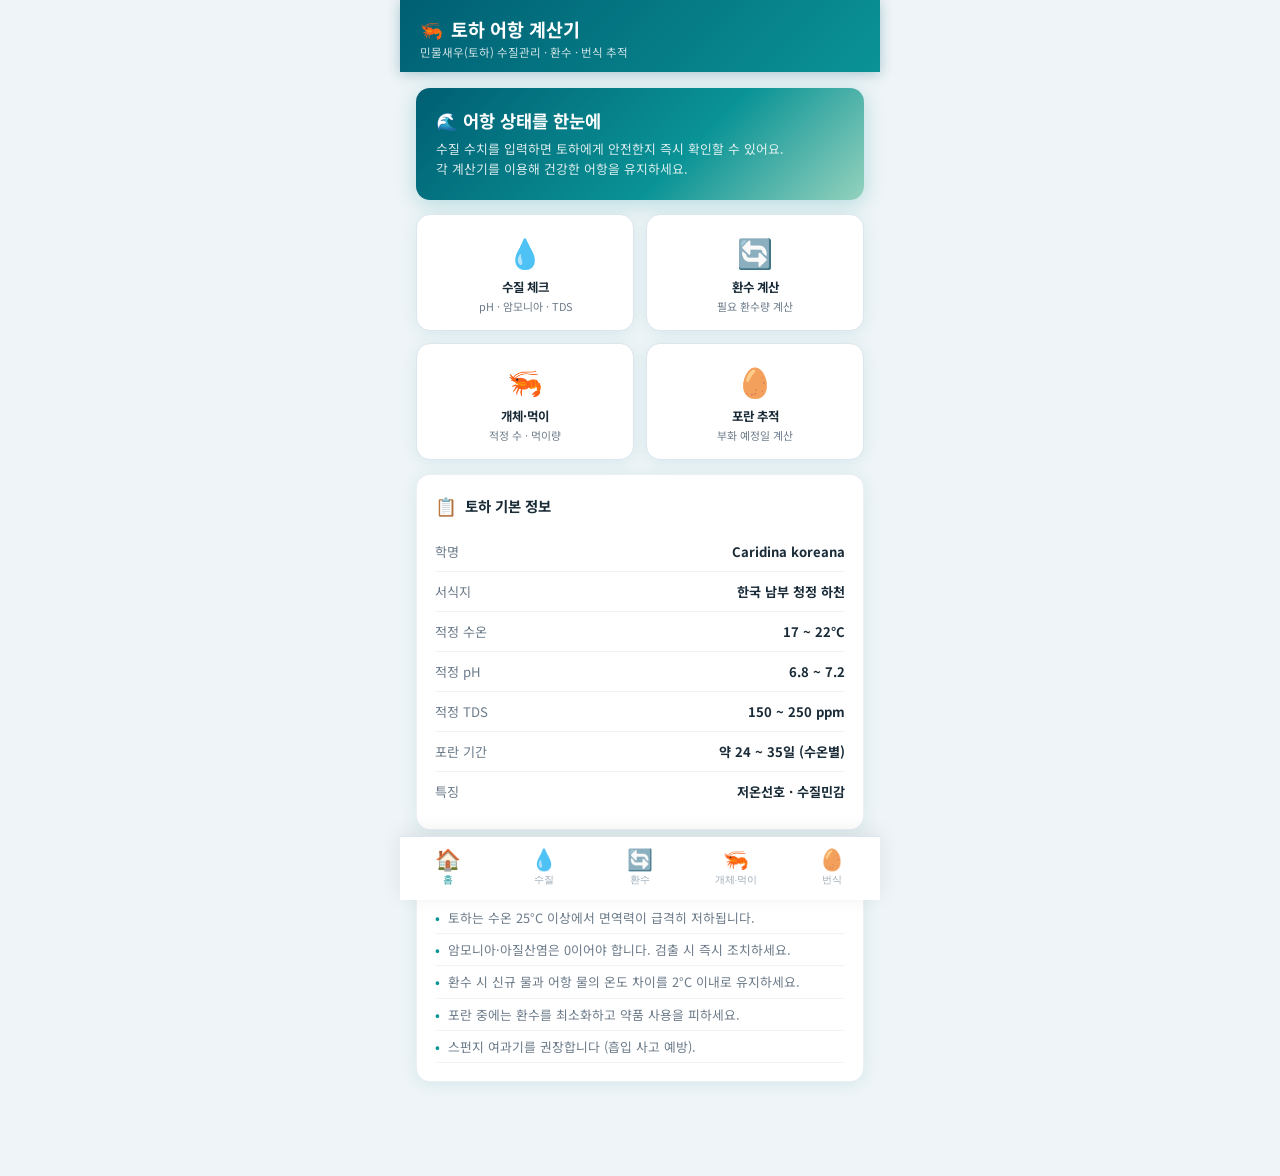
<file: index.html>
<!DOCTYPE html>
<html lang="ko">
<head>
  <meta charset="UTF-8">
  <meta name="viewport" content="width=device-width, initial-scale=1.0, viewport-fit=cover">
  <title>토하 어항 계산기</title>
  <link rel="stylesheet" href="style.css">
</head>
<body>

<!-- ─── HEADER ─────────────────────────────────────────────────────────────── -->
<header class="app-header">
  <h1><span>🦐</span> 토하 어항 계산기</h1>
  <div class="subtitle">민물새우(토하) 수질관리 · 환수 · 번식 추적</div>
</header>

<!-- ─── HOME PAGE ──────────────────────────────────────────────────────────── -->
<section id="home" class="page active">
  <div class="hero-card">
    <h2>🌊 어항 상태를 한눈에</h2>
    <p>수질 수치를 입력하면 토하에게 안전한지 즉시 확인할 수 있어요.<br>
       각 계산기를 이용해 건강한 어항을 유지하세요.</p>
  </div>

  <div class="quick-grid">
    <div class="quick-card" data-goto="water">
      <div class="qc-icon">💧</div>
      <div class="qc-title">수질 체크</div>
      <div class="qc-sub">pH · 암모니아 · TDS</div>
    </div>
    <div class="quick-card" data-goto="change">
      <div class="qc-icon">🔄</div>
      <div class="qc-title">환수 계산</div>
      <div class="qc-sub">필요 환수량 계산</div>
    </div>
    <div class="quick-card" data-goto="shrimp">
      <div class="qc-icon">🦐</div>
      <div class="qc-title">개체·먹이</div>
      <div class="qc-sub">적정 수 · 먹이량</div>
    </div>
    <div class="quick-card" data-goto="breed">
      <div class="qc-icon">🥚</div>
      <div class="qc-title">포란 추적</div>
      <div class="qc-sub">부화 예정일 계산</div>
    </div>
  </div>

  <div class="card">
    <div class="card-title"><span class="icon">📋</span> 토하 기본 정보</div>
    <div class="info-row"><span class="label">학명</span><span class="value">Caridina koreana</span></div>
    <div class="info-row"><span class="label">서식지</span><span class="value">한국 남부 청정 하천</span></div>
    <div class="info-row"><span class="label">적정 수온</span><span class="value">17 ~ 22°C</span></div>
    <div class="info-row"><span class="label">적정 pH</span><span class="value">6.8 ~ 7.2</span></div>
    <div class="info-row"><span class="label">적정 TDS</span><span class="value">150 ~ 250 ppm</span></div>
    <div class="info-row"><span class="label">포란 기간</span><span class="value">약 24 ~ 35일 (수온별)</span></div>
    <div class="info-row"><span class="label">특징</span><span class="value">저온선호 · 수질민감</span></div>
  </div>

  <div class="card">
    <div class="card-title"><span class="icon">⚠️</span> 주의사항</div>
    <ul class="tip-list">
      <li>토하는 수온 25°C 이상에서 면역력이 급격히 저하됩니다.</li>
      <li>암모니아·아질산염은 0이어야 합니다. 검출 시 즉시 조치하세요.</li>
      <li>환수 시 신규 물과 어항 물의 온도 차이를 2°C 이내로 유지하세요.</li>
      <li>포란 중에는 환수를 최소화하고 약품 사용을 피하세요.</li>
      <li>스펀지 여과기를 권장합니다 (흡입 사고 예방).</li>
    </ul>
  </div>
</section>

<!-- ─── WATER QUALITY PAGE ─────────────────────────────────────────────────── -->
<section id="water" class="page">
  <div class="section-title"><span>💧</span> 수질 파라미터 체크</div>

  <div id="overall-status" class="overall-status safe">
    <span class="os-icon">🟢</span>
    <span class="os-text">수질이 좋습니다! 토하가 건강하게 지내고 있어요.</span>
  </div>

  <!-- 수온 -->
  <div id="param-temp" class="param-card safe">
    <div class="param-header">
      <span class="param-name">🌡️ 수온</span>
      <span id="badge-temp" class="badge safe">✅ 안전</span>
    </div>
    <div class="form-label">
      <span>현재 수온</span><span class="unit">°C (안전: 17~22)</span>
    </div>
    <div class="input-row">
      <input type="range" id="temp-slider" min="0" max="35" step="0.5" value="20">
      <input type="number" id="temp-num" min="0" max="35" step="0.5" value="20">
    </div>
    <div id="advice-temp" class="param-advice">수온이 적정 범위입니다. 토하가 가장 활발하게 활동하는 온도입니다.</div>
  </div>

  <!-- pH -->
  <div id="param-ph" class="param-card safe">
    <div class="param-header">
      <span class="param-name">⚗️ pH</span>
      <span id="badge-ph" class="badge safe">✅ 안전</span>
    </div>
    <div class="form-label">
      <span>현재 pH</span><span class="unit">안전: 6.8~7.2</span>
    </div>
    <div class="input-row">
      <input type="range" id="ph-slider" min="4" max="10" step="0.1" value="7.0">
      <input type="number" id="ph-num" min="4" max="10" step="0.1" value="7.0">
    </div>
    <div id="advice-ph" class="param-advice">pH가 적정 범위입니다.</div>
  </div>

  <!-- 암모니아 -->
  <div id="param-ammonia" class="param-card safe">
    <div class="param-header">
      <span class="param-name">⚠️ 암모니아</span>
      <span id="badge-ammonia" class="badge safe">✅ 안전</span>
    </div>
    <div class="form-label">
      <span>암모니아 농도</span><span class="unit">ppm (목표: 0)</span>
    </div>
    <div class="input-row">
      <input type="range" id="ammonia-slider" min="0" max="5" step="0.05" value="0">
      <input type="number" id="ammonia-num" min="0" max="5" step="0.05" value="0">
    </div>
    <div id="advice-ammonia" class="param-advice">암모니아가 검출되지 않습니다. 좋은 상태입니다.</div>
  </div>

  <!-- 아질산염 -->
  <div id="param-nitrite" class="param-card safe">
    <div class="param-header">
      <span class="param-name">🔬 아질산염</span>
      <span id="badge-nitrite" class="badge safe">✅ 안전</span>
    </div>
    <div class="form-label">
      <span>아질산염 농도</span><span class="unit">ppm (목표: 0)</span>
    </div>
    <div class="input-row">
      <input type="range" id="nitrite-slider" min="0" max="5" step="0.05" value="0">
      <input type="number" id="nitrite-num" min="0" max="5" step="0.05" value="0">
    </div>
    <div id="advice-nitrite" class="param-advice">아질산염이 검출되지 않습니다. 여과 사이클이 완성된 상태입니다.</div>
  </div>

  <!-- 질산염 -->
  <div id="param-nitrate" class="param-card safe">
    <div class="param-header">
      <span class="param-name">📊 질산염</span>
      <span id="badge-nitrate" class="badge safe">✅ 안전</span>
    </div>
    <div class="form-label">
      <span>질산염 농도</span><span class="unit">ppm (안전: 0~10)</span>
    </div>
    <div class="input-row">
      <input type="range" id="nitrate-slider" min="0" max="100" step="1" value="5">
      <input type="number" id="nitrate-num" min="0" max="100" step="1" value="5">
    </div>
    <div id="advice-nitrate" class="param-advice">질산염이 낮은 수준입니다. 이상적인 상태입니다.</div>
  </div>

  <!-- KH -->
  <div id="param-kh" class="param-card safe">
    <div class="param-header">
      <span class="param-name">🪨 KH (탄산경도)</span>
      <span id="badge-kh" class="badge safe">✅ 안전</span>
    </div>
    <div class="form-label">
      <span>KH</span><span class="unit">dKH (안전: 2~5)</span>
    </div>
    <div class="input-row">
      <input type="range" id="kh-slider" min="0" max="20" step="0.5" value="3">
      <input type="number" id="kh-num" min="0" max="20" step="0.5" value="3">
    </div>
    <div id="advice-kh" class="param-advice">KH가 적정 범위입니다. pH 완충 능력이 충분합니다.</div>
  </div>

  <!-- GH -->
  <div id="param-gh" class="param-card safe">
    <div class="param-header">
      <span class="param-name">💎 GH (총경도)</span>
      <span id="badge-gh" class="badge safe">✅ 안전</span>
    </div>
    <div class="form-label">
      <span>GH</span><span class="unit">dGH (안전: 4~8)</span>
    </div>
    <div class="input-row">
      <input type="range" id="gh-slider" min="0" max="20" step="0.5" value="6">
      <input type="number" id="gh-num" min="0" max="20" step="0.5" value="6">
    </div>
    <div id="advice-gh" class="param-advice">GH가 적정 범위입니다. 새우의 탈피와 성장에 필요한 미네랄이 충분합니다.</div>
  </div>

  <!-- TDS -->
  <div id="param-tds" class="param-card safe">
    <div class="param-header">
      <span class="param-name">💧 TDS</span>
      <span id="badge-tds" class="badge safe">✅ 안전</span>
    </div>
    <div class="form-label">
      <span>TDS</span><span class="unit">ppm (안전: 150~250)</span>
    </div>
    <div class="input-row">
      <input type="range" id="tds-slider" min="0" max="600" step="5" value="200">
      <input type="number" id="tds-num" min="0" max="600" step="5" value="200">
    </div>
    <div id="advice-tds" class="param-advice">TDS가 적정 범위입니다.</div>
  </div>
</section>

<!-- ─── WATER CHANGE PAGE ──────────────────────────────────────────────────── -->
<section id="change" class="page">
  <div class="section-title"><span>🔄</span> 환수량 계산기</div>

  <div class="card">
    <div class="card-title"><span class="icon">🏠</span> 수조 정보</div>
    <div class="form-group">
      <div class="form-label"><span>수조 용량</span><span class="unit">L</span></div>
      <div class="input-row">
        <input type="range" id="wc-vol-slider" min="5" max="300" step="1" value="50">
        <input type="number" id="wc-vol-num" min="5" max="300" step="1" value="50">
      </div>
    </div>
  </div>

  <div class="card">
    <div class="card-title"><span class="icon">📊</span> 질산염 수치</div>
    <div class="form-group">
      <div class="form-label"><span>현재 질산염</span><span class="unit">ppm</span></div>
      <div class="input-row">
        <input type="range" id="wc-cur-slider" min="0" max="100" step="1" value="20">
        <input type="number" id="wc-cur-num" min="0" max="100" step="1" value="20">
      </div>
    </div>
    <div class="form-group">
      <div class="form-label"><span>목표 질산염</span><span class="unit">ppm</span></div>
      <div class="input-row">
        <input type="range" id="wc-target-slider" min="0" max="50" step="1" value="5">
        <input type="number" id="wc-target-num" min="0" max="50" step="1" value="5">
      </div>
    </div>
  </div>

  <div class="card">
    <div class="card-title"><span class="icon">💡</span> 환수 결과</div>

    <div class="wc-visual">
      <div>
        <div class="tank-visual">
          <div class="tank-water" id="wc-tank-before" style="height:90%"></div>
        </div>
        <div class="tank-label">현재</div>
      </div>
      <div class="wc-arrow">→</div>
      <div>
        <div class="tank-visual">
          <div class="tank-water" id="wc-tank-after" style="height:72%"></div>
        </div>
        <div class="tank-label">환수 후</div>
      </div>
    </div>

    <div class="result-grid">
      <div class="result-item">
        <span class="val" id="wc-pct">30%</span>
        <div class="desc">환수 비율</div>
      </div>
      <div class="result-item">
        <span class="val" id="wc-liters">15 L</span>
        <div class="desc">환수량</div>
      </div>
    </div>

    <div class="divider"></div>
    <div id="wc-result-text" class="param-advice" style="font-size:0.82rem;line-height:1.6;color:var(--text)"></div>

    <div style="margin-top:12px;padding:10px 12px;background:var(--bg);border-radius:var(--radius-sm);font-size:0.78rem">
      <b>권장 환수 주기:</b> <span id="wc-freq">주 1회 10-15%</span>
    </div>
  </div>

  <div class="card">
    <div class="card-title"><span class="icon">📝</span> 환수 시 체크리스트</div>
    <ul class="tip-list">
      <li>새 물과 어항 물의 온도 차이를 2°C 이내로 맞추세요.</li>
      <li>수돗물은 반드시 염소중화제 처리 후 사용하세요.</li>
      <li>포란 중인 새우가 있다면 환수량을 절반으로 줄이세요.</li>
      <li>환수 후 pH가 급변하지 않았는지 확인하세요.</li>
      <li>물을 천천히 넣어 갑작스러운 수질 변화를 방지하세요.</li>
    </ul>
  </div>
</section>

<!-- ─── STOCKING / FEEDING PAGE ────────────────────────────────────────────── -->
<section id="shrimp" class="page">
  <div class="section-title"><span>🦐</span> 개체수 · 먹이 계산기</div>

  <div class="card">
    <div class="card-title"><span class="icon">🏠</span> 수조 용량</div>
    <div class="form-group">
      <div class="form-label"><span>수조 용량</span><span class="unit">L</span></div>
      <div class="input-row">
        <input type="range" id="tank-vol-slider" min="5" max="300" step="1" value="50">
        <input type="number" id="tank-vol-num" min="5" max="300" step="1" value="50">
      </div>
    </div>

    <div class="result-grid">
      <div class="result-item">
        <span class="val" id="stock-comfortable">20마리</span>
        <div class="desc">여유 있게</div>
      </div>
      <div class="result-item">
        <span class="val" id="stock-recommended">30마리</span>
        <div class="desc">권장</div>
      </div>
      <div class="result-item">
        <span class="val" id="stock-max">45마리</span>
        <div class="desc">최대 (여과 필수)</div>
      </div>
      <div class="result-item">
        <span class="val" id="filter-rec">400 L/h</span>
        <div class="desc">권장 여과 유량</div>
      </div>
    </div>

    <div style="margin-top:10px;font-size:0.75rem;color:var(--text-muted);line-height:1.6">
      최소 여과 유량: <b id="filter-min">250 L/h</b> &nbsp;|&nbsp;
      스펀지 여과기를 권장합니다
    </div>
  </div>

  <div class="card">
    <div class="card-title"><span class="icon">🥣</span> 먹이량 계산</div>
    <div class="form-group">
      <div class="form-label"><span>현재 새우 수</span><span class="unit">마리</span></div>
      <div class="input-row">
        <input type="range" id="shrimp-cnt-slider" min="1" max="200" step="1" value="20">
        <input type="number" id="shrimp-cnt-num" min="1" max="500" step="1" value="20">
      </div>
    </div>

    <div id="shrimp-icon-display" class="shrimp-count-display"></div>

    <div class="result-box">
      <div class="result-main" id="feed-amount">하루 4정</div>
      <div class="result-sub" id="feed-times">하루 1-2회, 3시간 내 먹을 양만</div>
    </div>
  </div>

  <div class="card">
    <div class="card-title"><span class="icon">📝</span> 먹이 주의사항</div>
    <ul class="tip-list">
      <li>3~4시간 내 먹지 않은 먹이는 반드시 제거하세요 (수질 오염 원인).</li>
      <li>과잉 급이는 암모니아 상승의 가장 흔한 원인입니다.</li>
      <li>시금치, 오이, 호박 등 야채를 블랜칭(데쳐서) 주면 좋아합니다.</li>
      <li>포란 중인 새우에게 충분한 먹이를 공급하세요.</li>
      <li>치새우가 있을 경우 미분말 먹이나 미세 바이오필름이 중요합니다.</li>
    </ul>
  </div>
</section>

<!-- ─── BREEDING TRACKER PAGE ──────────────────────────────────────────────── -->
<section id="breed" class="page">
  <div class="section-title"><span>🥚</span> 포란 · 번식 추적기</div>

  <div class="card">
    <div class="card-title"><span class="icon">📅</span> 포란 정보 입력</div>
    <div class="form-group">
      <div class="form-label"><span>포란 확인일 (알 품은 날)</span></div>
      <input type="date" id="berried-date">
    </div>
    <div class="form-group" style="margin-top:14px">
      <div class="form-label"><span>현재 수온</span><span class="unit">°C</span></div>
      <div class="input-row">
        <input type="range" id="breed-temp-slider" min="15" max="25" step="0.5" value="20">
        <input type="number" id="breed-temp-num" min="15" max="25" step="0.5" value="20">
      </div>
      <div style="font-size:0.72rem;color:var(--text-muted);margin-top:4px">
        * 수온이 높을수록 포란 기간이 짧아집니다
      </div>
    </div>
  </div>

  <div class="card">
    <div class="card-title"><span class="icon">🗓️</span> 부화 예측</div>

    <div class="countdown">
      <div class="days" id="remaining-days">28</div>
      <div class="days-label">일 남았습니다</div>
      <div class="hatch-date" id="hatch-date-text">부화 예정일을 계산 중...</div>
    </div>

    <div style="margin: 4px 16px 0;">
      <div style="font-size:0.75rem;color:var(--text-muted);margin-bottom:4px" id="elapsed-days">0일 경과 / 총 28일</div>
      <div class="timeline">
        <div class="timeline-fill" id="breed-progress" style="width:0%"></div>
      </div>
    </div>

    <div style="text-align:center;margin-top:12px">
      <span id="breed-status" class="badge info">🥚 포란 중</span>
    </div>
  </div>

  <div class="card">
    <div class="card-title"><span class="icon">🌡️</span> 수온별 포란 기간</div>
    <table style="width:100%;border-collapse:collapse;font-size:0.8rem">
      <thead>
        <tr style="background:var(--bg)">
          <th style="padding:8px;text-align:center;border-radius:6px 0 0 0">수온</th>
          <th style="padding:8px;text-align:center">포란 기간</th>
          <th style="padding:8px;text-align:center;border-radius:0 6px 0 0">비고</th>
        </tr>
      </thead>
      <tbody>
        <tr><td style="padding:7px;text-align:center;border-bottom:1px solid var(--bg)">17°C</td><td style="text-align:center;border-bottom:1px solid var(--bg)">약 35일</td><td style="text-align:center;border-bottom:1px solid var(--bg);color:var(--text-muted)">느린 발생</td></tr>
        <tr><td style="padding:7px;text-align:center;border-bottom:1px solid var(--bg)">18°C</td><td style="text-align:center;border-bottom:1px solid var(--bg)">약 32일</td><td style="text-align:center;border-bottom:1px solid var(--bg);color:var(--text-muted)"></td></tr>
        <tr style="background:#EEF8EE"><td style="padding:7px;text-align:center;border-bottom:1px solid var(--bg);font-weight:700">20°C</td><td style="text-align:center;border-bottom:1px solid var(--bg);font-weight:700">약 28일</td><td style="text-align:center;border-bottom:1px solid var(--bg);color:var(--safe)">권장</td></tr>
        <tr><td style="padding:7px;text-align:center;border-bottom:1px solid var(--bg)">22°C</td><td style="text-align:center;border-bottom:1px solid var(--bg)">약 24일</td><td style="text-align:center;border-bottom:1px solid var(--bg);color:var(--text-muted)"></td></tr>
        <tr><td style="padding:7px;text-align:center">24°C</td><td style="text-align:center">약 21일</td><td style="text-align:center;color:var(--warn)">주의</td></tr>
      </tbody>
    </table>
  </div>

  <div class="card">
    <div class="card-title"><span class="icon">🛡️</span> 포란 중 관리 요령</div>
    <ul class="tip-list">
      <li>포란 중에는 환수량을 평소의 절반 이하(5-10%)로 줄이세요.</li>
      <li>약품(항생제, 구충제 등) 사용을 절대 피하세요.</li>
      <li>급격한 수온 변화를 피하고 온도를 일정하게 유지하세요.</li>
      <li>어미 새우가 알을 부채질하는 행동은 정상입니다.</li>
      <li>알이 투명해지면 부화가 임박한 신호입니다.</li>
      <li>부화 후 치새우는 크기가 매우 작아 여과기 흡입 주의!</li>
      <li>치새우 먹이는 바이오필름(moss, 이끼)이 가장 중요합니다.</li>
    </ul>
  </div>
</section>

<!-- ─── BOTTOM TAB NAVIGATION ──────────────────────────────────────────────── -->
<nav class="tab-nav">
  <button class="tab-btn active" data-tab="home">
    <span class="tab-icon">🏠</span>
    <span class="tab-label">홈</span>
  </button>
  <button class="tab-btn" data-tab="water">
    <span class="tab-icon">💧</span>
    <span class="tab-label">수질</span>
  </button>
  <button class="tab-btn" data-tab="change">
    <span class="tab-icon">🔄</span>
    <span class="tab-label">환수</span>
  </button>
  <button class="tab-btn" data-tab="shrimp">
    <span class="tab-icon">🦐</span>
    <span class="tab-label">개체·먹이</span>
  </button>
  <button class="tab-btn" data-tab="breed">
    <span class="tab-icon">🥚</span>
    <span class="tab-label">번식</span>
  </button>
</nav>

<script src="data.js"></script>
<script src="app.js"></script>
</body>
</html>
</file>
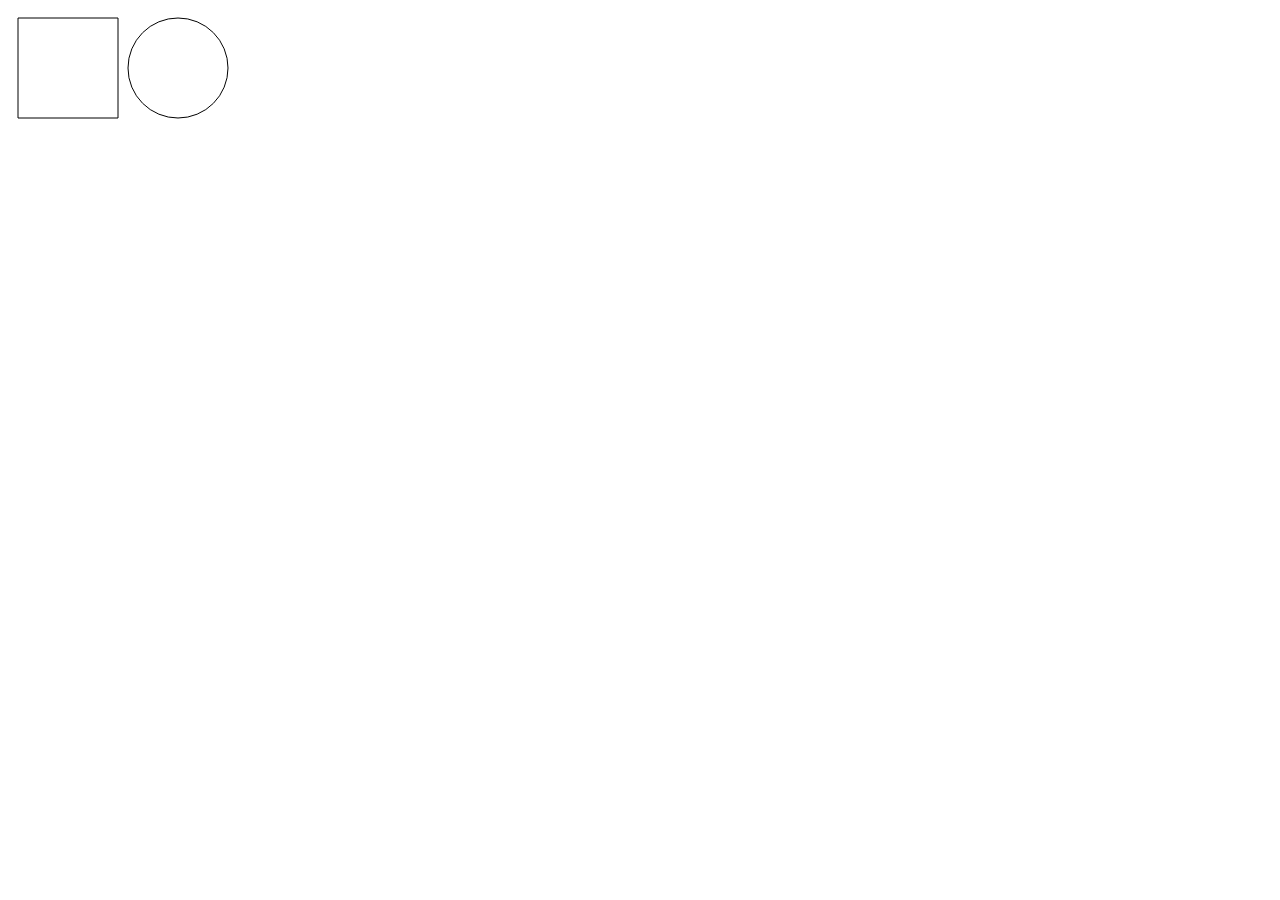
<file: canvas/canvas_2d.html>
<html>
    <head>
        <meta http-equiv="Content-Type" content="text/html;charset=UTF-8">
        <title>canvas 2d</title>
    </head>
    <body>
        <canvas id="canvas"></canvas>
    </body>
    <script>
            const canvas = document.getElementById("canvas"); //id를 찾는다.
            const ctx = canvas.getContext('2d'); //id의 getContext는 '2d' 이다.

            let path1 = new Path2D(); // path2D()를 넣어서 도형을 생성.
            path1.rect(10, 10, 100, 100);

            let path2 = new Path2D(path1);
            path2.moveTo(220, 60);
            path2.arc(170, 60, 50, 0, 2 * Math.PI);

            ctx.stroke(path2);
        </script>
</html>
</file>
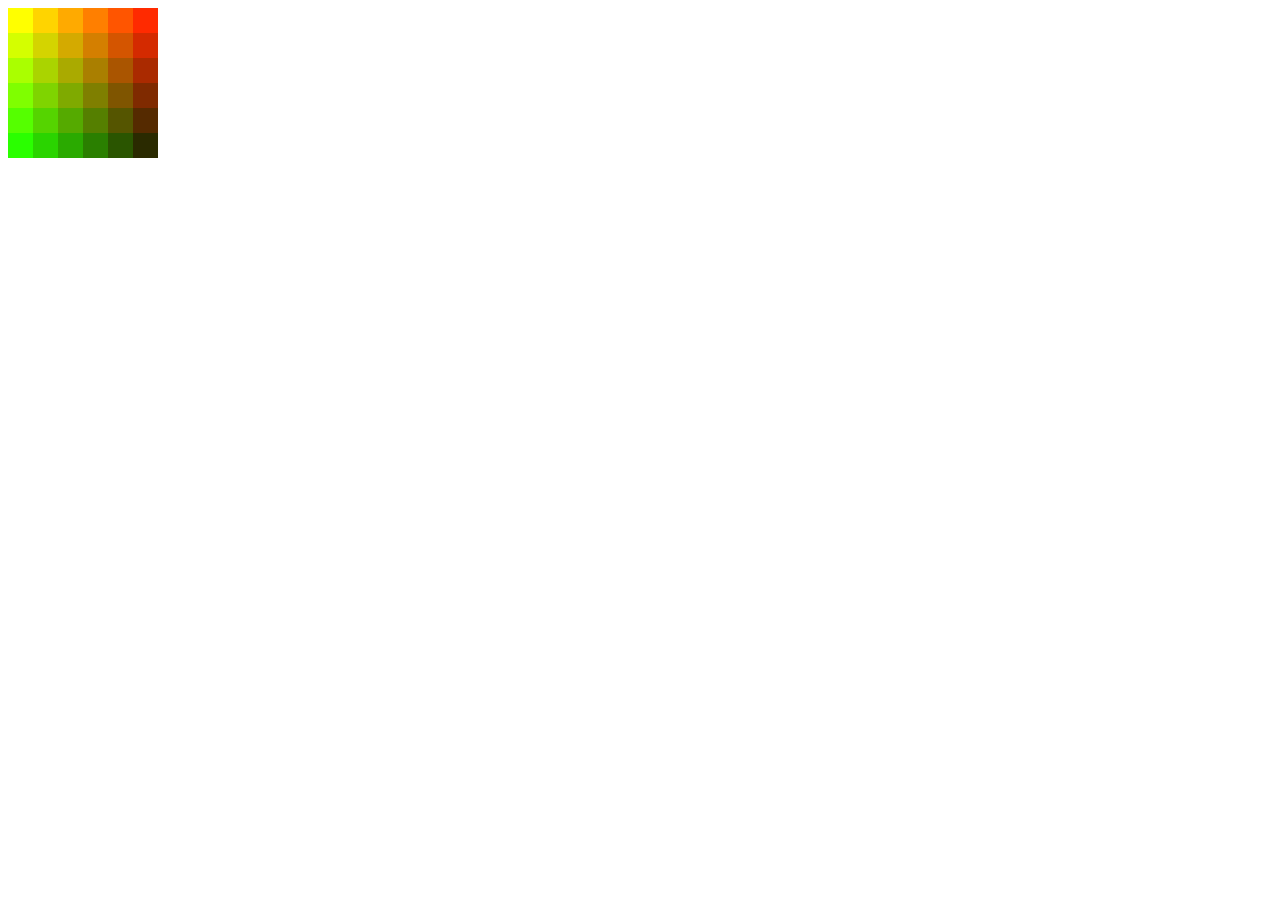
<file: canvas/canvas_color.html>
<html>
    <head>
        <meta http-equiv="Content-Type" content="text/html;charset=UTF-8">
        <title>canvas color</title>
        <script>
            function draw() {
                var ctx = document.getElementById('canvas').getContext('2d');
                for (var i = 0; i < 6; i++){
                    for(var j = 0; j < 6; j++){
                        ctx.fillStyle = 'rgb(' + Math.floor(255-42.5*i) + ',' + Math.floor(255 -42.5 *j) + ', 0)';

                        ctx.fillRect(j*25, i*25, 25, 25);

                    }
                }
            }
        </script>
    </head>
    <body onload="draw();">
        <canvas id="canvas"></canvas>
    </body>
</html>
</file>
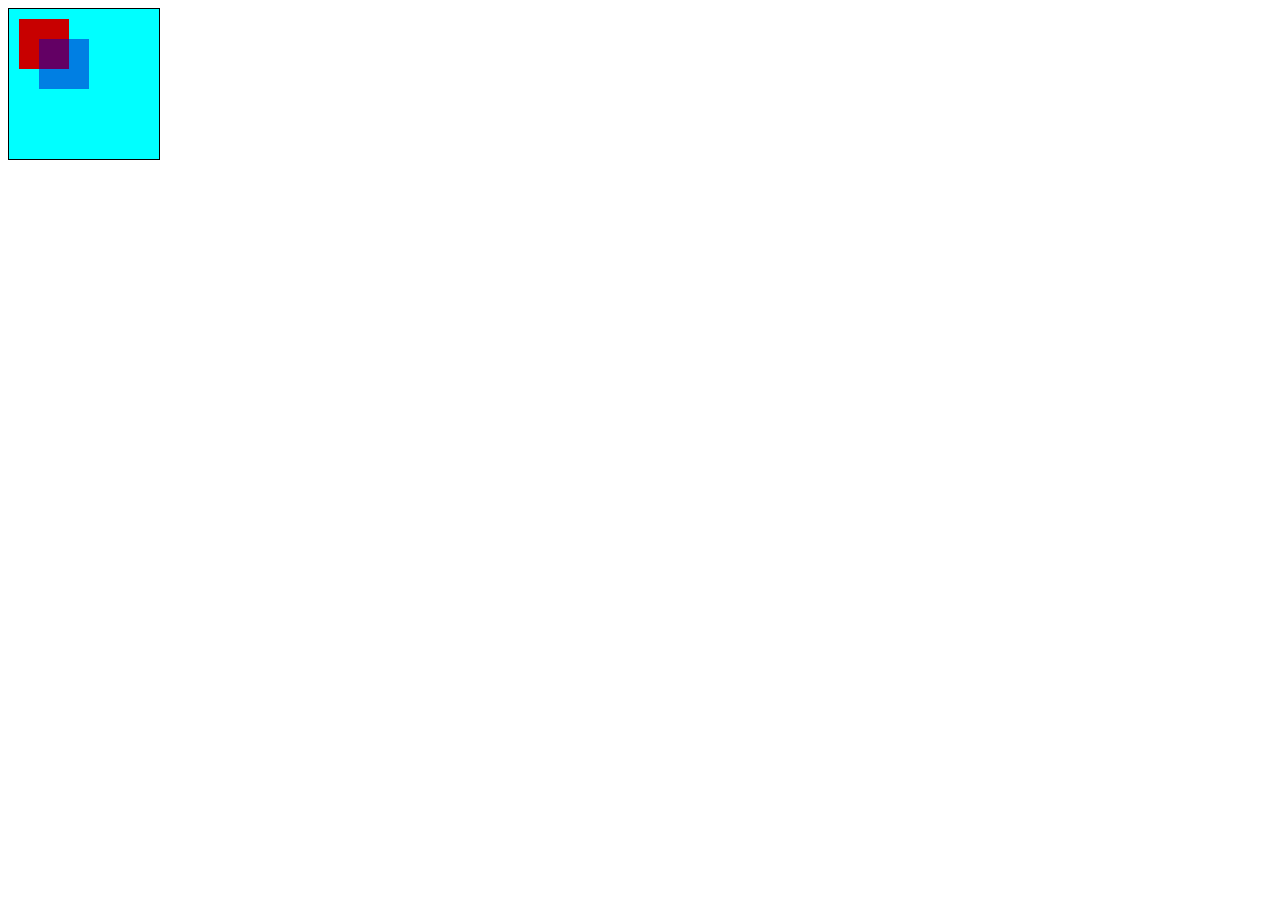
<file: canvas/canvas_ex02.html>
<html>
    <head>
        <meta http-equiv="Content-Type" content="text/html;charset=UTF-8">
        <title>Canvas tutorial</title>
        <script type="text/javascript">
            function draw(){
                var canvas = document.getElementById('tutorial');
                if (canvas.getContext){
                    console.log(canvas.getContext);
                    var ctx = canvas.getContext('2d');

                    ctx.fillStyle = 'rgb(200,0,0)';
                    ctx.fillRect(10, 10, 50, 50);

                    ctx.fillStyle = 'rgba(0, 0, 200, 0.5)';
                    ctx.fillRect(30, 30, 50, 50);
                }
            }
        </script>
        <style type="text/css">
            canvas { border: 1px solid black;
            background-color: aqua;}
        </style>
    </head>
    <body onload="draw();">
        <canvas id="tutorial" width="150" height="150"></canvas>
    </body>
</html>
</file>
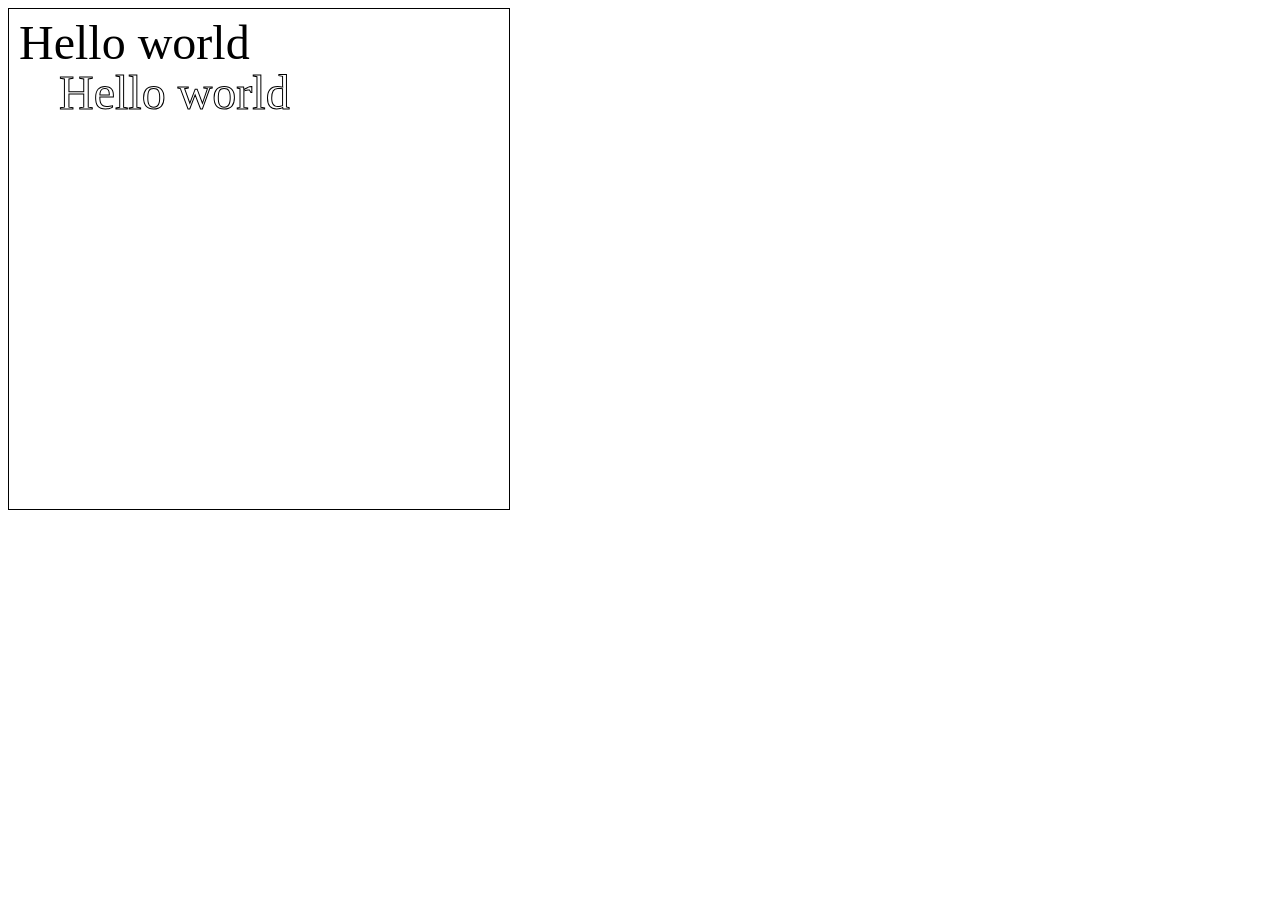
<file: canvas/canvas_fillText.html>
<html>
    <head>
        <meta http-equiv="Content-Type" content="text/html;charset=UTF-8">
        <title>fillText</title>
        <script>
            function draw(){
                var ctx = document.getElementById('canvas').getContext('2d');
                ctx.font = '48px serif';
                //ctx.textBaseline = "hanging";
                ctx.fillText('Hello world', 10, 50);

                ctx.strokeText('Hello world', 50, 100);

            }
        </script>
        <style>
            #canvas {
                border: 1px solid black;
                background-position: 50px 60px;
            }
        </style>
    </head>
    <body onload="draw();">
        <canvas id="canvas" width="500" height="500"></canvas>
    </body>
</html>
</file>
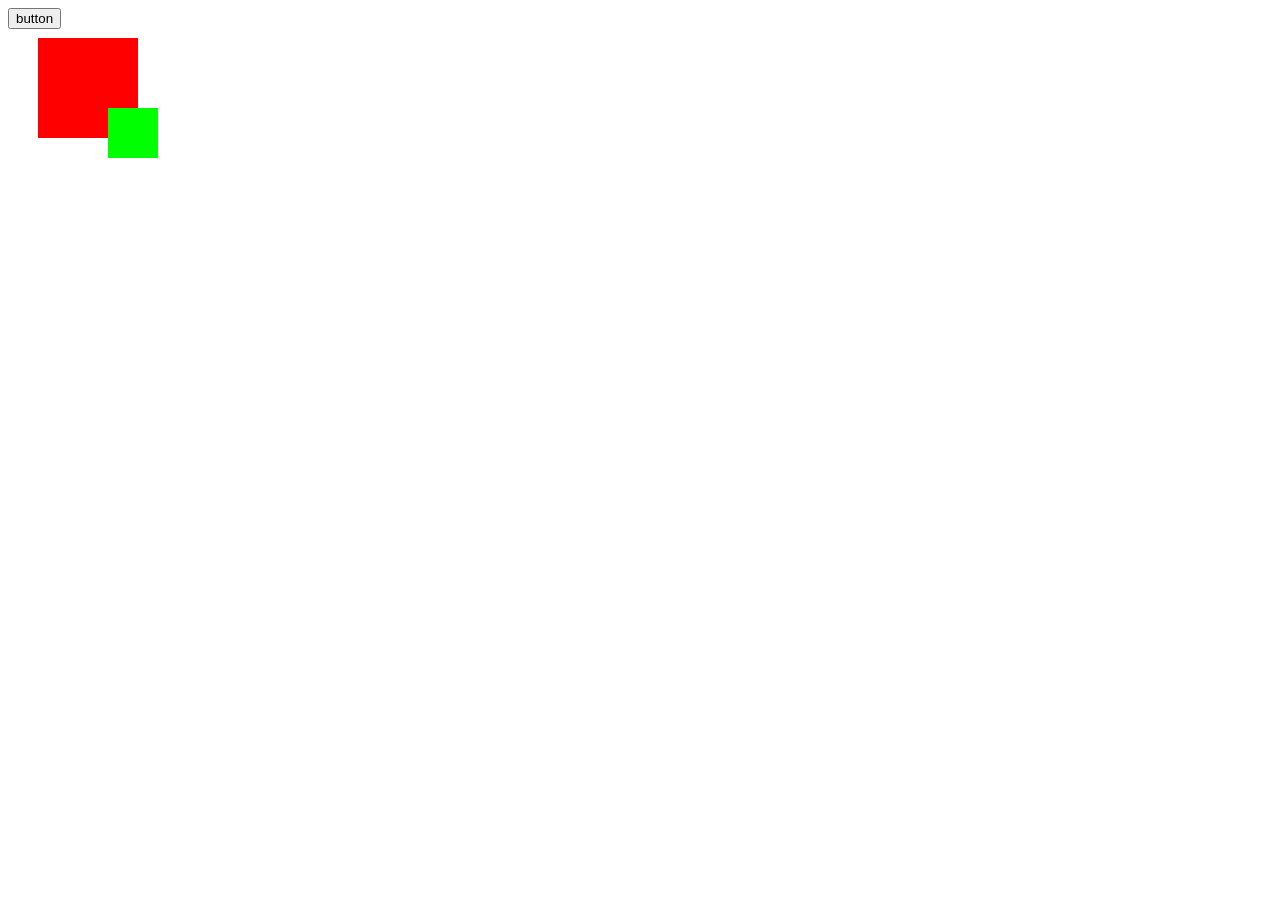
<file: canvas/Canvas_기본(최종).html>
<html>
    <head>
        <meta http-equiv="Content-Type" content="text/html;charset=UTF-8">
        <title>canvas image</title>
        <!-- position이 같은 요소들끼리 z-index 적용 (순서) -->
        <!-- z-index: 숫자; 숫자를 변경해주면 레이아웃 순서가 바뀐다. -->
        <style>
            #canvas { position: absolute;
            z-index: 1; }
            #canvas2 { position: absolute;
            z-index: 2; }
            #canvas3 { position: absolute;
            z-index: 3;}

            #button { position: absolute;
            z-index: 4;}
        </style>
    </head>
    <body>
        <!-- cnavas 요소는 나눠서 사용 가능 -->
        <!-- canvas 기본값 300px*150px / 따로 정의 가능 -->
        <canvas id="canvas" width="300" height="300"></canvas>
        <canvas id="canvas2" width="300" height="300"></canvas>
        <canvas id="canvas3" width="300" height="300"></canvas>
        <!--button을 이용해서 사진 아웃풋-->
        <button type="button" id="button" >button</button>
    </body>
    <script>
        // canvas id 별 호출 canvas ~ canvas3
        const ctx = document.getElementById('canvas').getContext('2d');
        const ctx2 = document.getElementById('canvas2').getContext('2d');
        const ctx3 = document.getElementById('canvas3').getContext('2d');

        //button 호출 onclick event를 사용하기 위함임.
        const btn = document.getElementById('button');

        //사용할 이미지 정의
        //이미지가 클 경우 사이즈를 줄이도록한다. 단, 이미지 용량은 줄어들지 않는다.
        var img = '../image/2.jpg'; // 값을 넣는다.(파일 또는 url주소)

        //이미지를 그리기 위한 사용자정의 함수
        //drawImage(이미지 소스, width, height, x좌표, y좌표);
        function addToCanvas(ctx, image, x, y) {
            var img = new Image(); // 이미지 그리기 전 new Image(); 는 필수.
            img.src = image; // 이미지 소스 값을 넣어줌.
            //정의한 함수에서 return 값은 필수.. drawImage()는 이미지를 그려준다. (window.onload랑 짝꿍)
            return ctx.drawImage(img, 100, 100, x, y);
        }
        
        // 버튼 클릭 이벤트를 이용하여 이미지 출력
        // Object.addEventListener("Event", 출력할 내용);
        btn.addEventListener("click", 
            window.onload = function() {addToCanvas(ctx, img, 100, 100)});

        //canvas3에 직사각형을 그린다.
        ctx3.fillStyle = 'rgb(0,255,0)'; // 스타일
        ctx3.fillRect(100, 100, 50,50); // 도형

        //canvas2에 직사각형을 그린다.
        ctx2.fillStyle = 'rgb(255,0,0)';
        ctx2.fillRect(30, 30, 100, 100);
    </script>
</html>
</file>
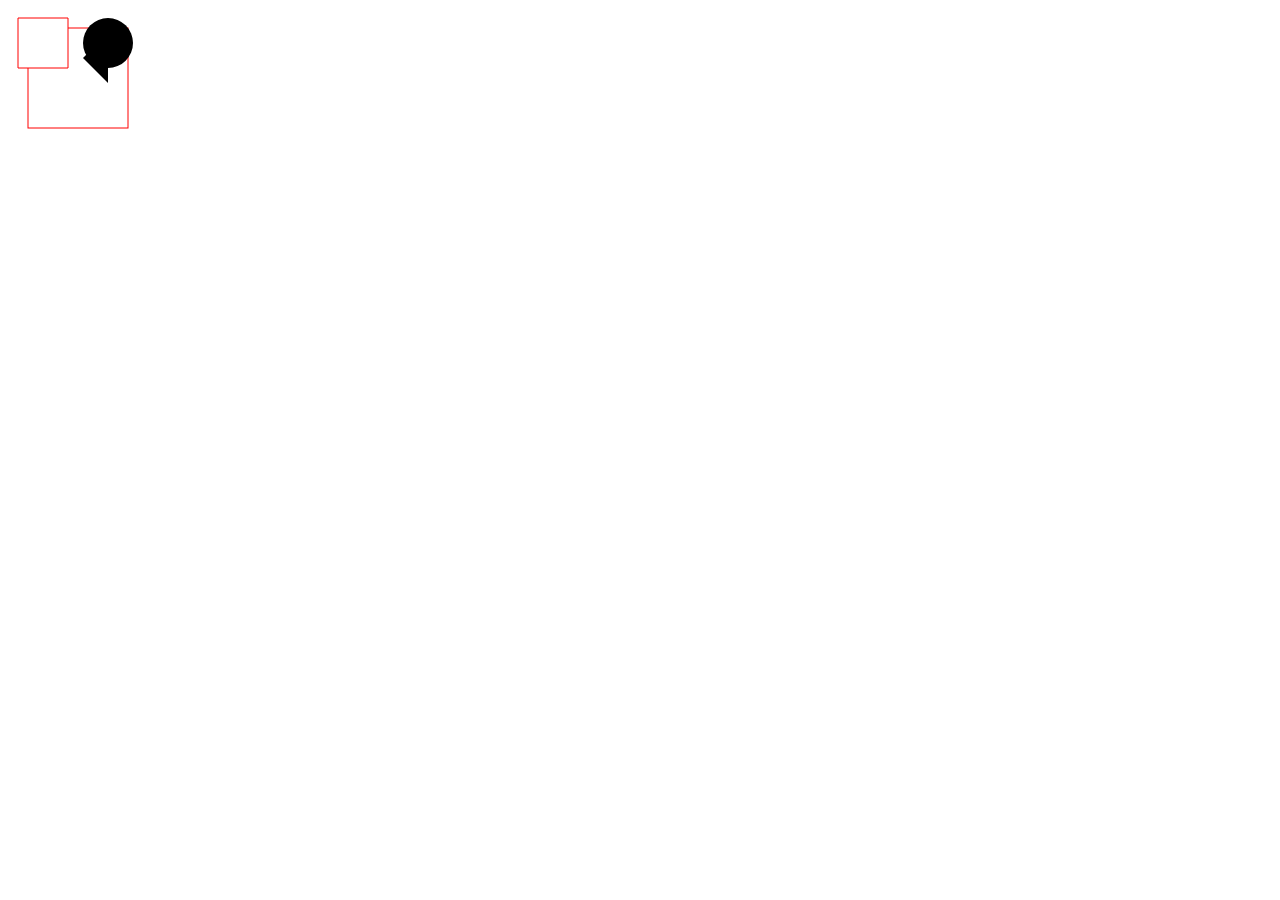
<file: canvas/canvas_도형.html>
<html>
    <head>
        <meta http-equiv="Content-Type" content="text/html;charset=UTF-8">
        <title>canvas 도형</title>
        <script type="text/javascript">
            function draw() {
                var canvas = document.getElementById('canvas');
                if (canvas.getContext) {
                    ctx = canvas.getContext('2d');

                    //ctx.fillStyle = 'rgba(255, 0, 0, 0.5)';
                    //ctx.fillRect(10, 10, 100, 100);
                    
                    ctx.strokeStyle = 'rgb(255, 0, 0)';
                    ctx.strokeRect(20, 20, 100, 100);

                    ctx.clearRect(10, 10, 50, 50);

                    ctx.beginPath();
                    ctx.moveTo(75, 50);
                    ctx.lineTo(100, 75);
                    ctx.lineTo(100, 25);
                    ctx.fill();

                    var rectangle = new Path2D();
                    rectangle.rect(10, 10, 50, 50);

                    var circle = new Path2D();
                    circle.moveTo(125, 35);
                    circle.arc(100, 35, 25, 0, 2 * Math.PI);

                    ctx.stroke(rectangle);
                    ctx.fill(circle);

                }
            }
        </script>
    </head>
    <body onload="draw();">
        <canvas id="canvas" width="500" height="500"></canvas>
    </body>
</html>
</file>
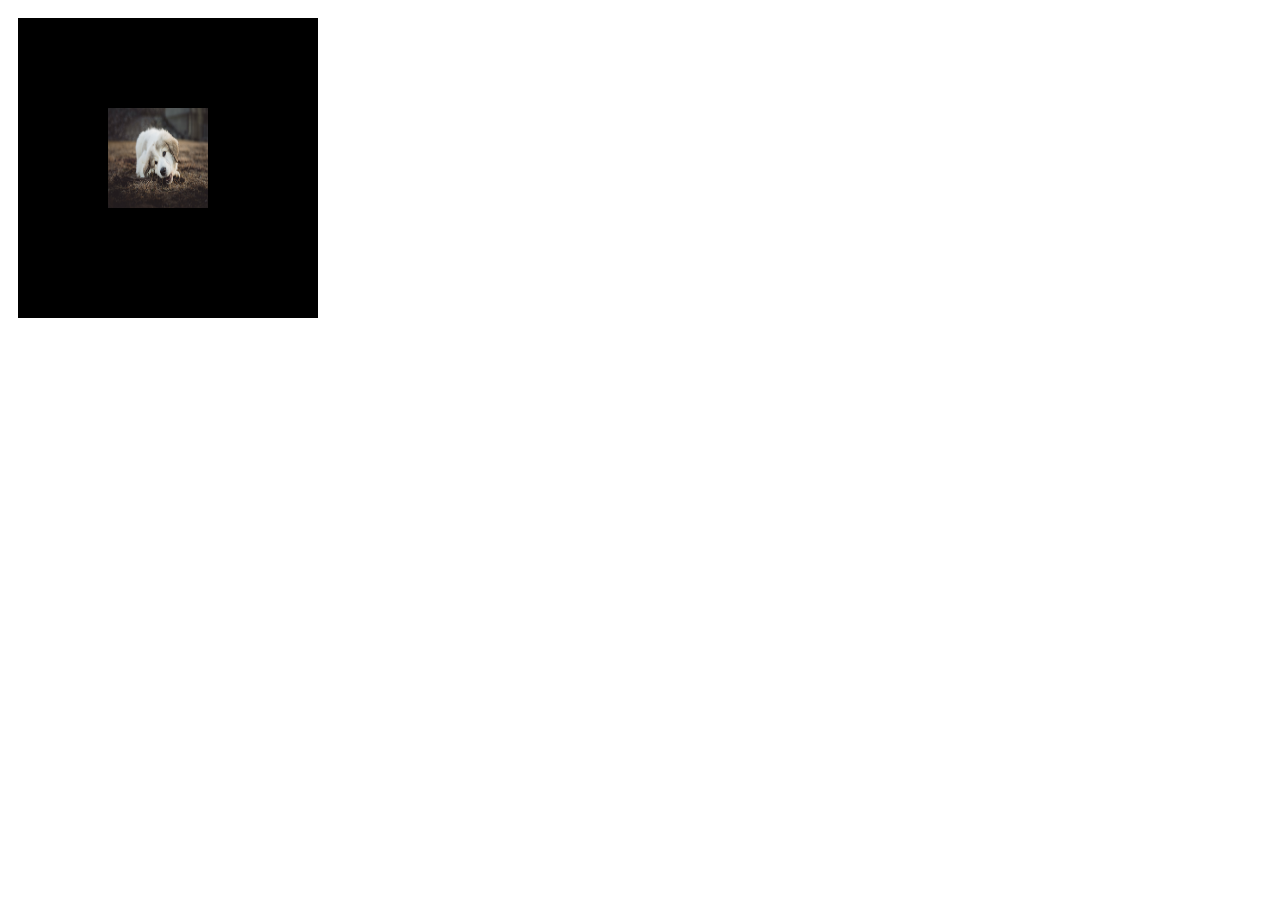
<file: canvas/image_test.html>
<html>
    <head>
        <meta http-equiv="Content-Type" content="text/html;charset=UTF-8">
        <title>canvas image</title>
    </head>
    <body>
        <canvas id="canvas" width="500" height="500"><video id="myvideo"></video></canvas>
    </body>
    <script>
        const ctx = document.getElementById('canvas').getContext('2d');

        ctx.fillRect(10, 10, 300, 300);
        
        //const ctx2 = document.getElementById('canvas2').getContext('2d');

        var img = '../image/2.jpg';
        //img.src = '../image/2.jpg';

        addToCanvas(ctx, img, 100, 100);

        function addToCanvas(ctx, image, x, y) {
            var img = new Image();
            img.src = image;
            window.onload = function() {
                ctx.drawImage(img, 100, 100, x, y);
                //ctx.drawImage(img, x, y);
            }
        }


    </script>
</html>
</file>
<file: style.css>
@import url('https://fonts.googleapis.com/css2?family=Noto+Sans+KR:wght@400;500;700&display=swap');

:root {
  --primary: #0A9396;
  --primary-light: #94D2BD;
  --primary-dark: #005F73;
  --secondary: #EE9B00;
  --safe: #2DC653;
  --safe-bg: #E8F8EC;
  --warn: #FFA200;
  --warn-bg: #FFF6E6;
  --danger: #E63946;
  --danger-bg: #FDECEA;
  --bg: #EEF4F7;
  --card-bg: #ffffff;
  --text: #1A2B38;
  --text-muted: #6C7B8A;
  --text-light: #9AAAB8;
  --border: #DDE6ED;
  --radius: 14px;
  --radius-sm: 8px;
  --shadow: 0 2px 16px rgba(10, 147, 150, 0.1);
  --tab-h: 64px;
}

*, *::before, *::after { box-sizing: border-box; margin: 0; padding: 0; }

html { font-size: 16px; -webkit-text-size-adjust: 100%; }

body {
  font-family: 'Noto Sans KR', -apple-system, BlinkMacSystemFont, sans-serif;
  background: var(--bg);
  color: var(--text);
  min-height: 100dvh;
  padding-bottom: calc(var(--tab-h) + env(safe-area-inset-bottom));
  overflow-x: hidden;
}

.app-header {
  background: linear-gradient(135deg, var(--primary-dark) 0%, var(--primary) 100%);
  color: #fff;
  padding: 16px 20px 12px;
  position: sticky;
  top: 0;
  z-index: 100;
  box-shadow: 0 2px 12px rgba(0,95,115,0.3);
}

.app-header h1 {
  font-size: 1.15rem;
  font-weight: 700;
  display: flex;
  align-items: center;
  gap: 8px;
}

.app-header .subtitle {
  font-size: 0.72rem;
  opacity: 0.8;
  margin-top: 2px;
}

.tab-nav {
  position: fixed;
  bottom: 0;
  left: 0; right: 0;
  height: var(--tab-h);
  padding-bottom: env(safe-area-inset-bottom);
  background: var(--card-bg);
  border-top: 1px solid var(--border);
  display: flex;
  z-index: 200;
  box-shadow: 0 -4px 20px rgba(0,0,0,0.08);
}

.tab-btn {
  flex: 1;
  display: flex;
  flex-direction: column;
  align-items: center;
  justify-content: center;
  gap: 3px;
  background: none;
  border: none;
  cursor: pointer;
  padding: 8px 4px;
  color: var(--text-light);
  transition: color 0.2s;
  -webkit-tap-highlight-color: transparent;
}

.tab-btn.active { color: var(--primary); }
.tab-btn .tab-icon { font-size: 1.3rem; line-height: 1; }
.tab-btn .tab-label { font-size: 0.62rem; font-weight: 500; font-family: inherit; }

.page { display: none; padding: 16px; animation: fadeIn 0.2s ease; }
.page.active { display: block; }

@keyframes fadeIn { from { opacity: 0; transform: translateY(6px); } to { opacity: 1; transform: translateY(0); } }

.card {
  background: var(--card-bg);
  border-radius: var(--radius);
  padding: 18px;
  margin-bottom: 14px;
  box-shadow: var(--shadow);
  border: 1px solid rgba(221,230,237,0.6);
}

.card-title {
  font-size: 0.9rem;
  font-weight: 700;
  color: var(--text);
  margin-bottom: 14px;
  display: flex;
  align-items: center;
  gap: 8px;
}

.card-title .icon { font-size: 1.1rem; }

.section-title {
  font-size: 1rem;
  font-weight: 700;
  color: var(--text);
  margin: 4px 0 12px;
  display: flex;
  align-items: center;
  gap: 8px;
}

.form-group { margin-bottom: 16px; }

.form-label {
  display: flex;
  justify-content: space-between;
  align-items: center;
  font-size: 0.82rem;
  font-weight: 500;
  color: var(--text-muted);
  margin-bottom: 8px;
}

.form-label .unit {
  font-size: 0.75rem;
  color: var(--text-light);
  background: var(--bg);
  padding: 2px 6px;
  border-radius: 4px;
}

.input-row {
  display: flex;
  align-items: center;
  gap: 10px;
}

input[type="range"] {
  flex: 1;
  height: 6px;
  -webkit-appearance: none;
  appearance: none;
  border-radius: 3px;
  background: var(--border);
  outline: none;
  cursor: pointer;
}

input[type="range"]::-webkit-slider-thumb {
  -webkit-appearance: none;
  width: 22px; height: 22px;
  border-radius: 50%;
  background: var(--primary);
  cursor: pointer;
  box-shadow: 0 1px 6px rgba(10,147,150,0.4);
}

input[type="range"]::-moz-range-thumb {
  width: 22px; height: 22px;
  border-radius: 50%;
  background: var(--primary);
  cursor: pointer;
  border: none;
  box-shadow: 0 1px 6px rgba(10,147,150,0.4);
}

input[type="number"], input[type="date"] {
  border: 1.5px solid var(--border);
  border-radius: var(--radius-sm);
  padding: 8px 10px;
  font-size: 0.9rem;
  font-family: inherit;
  color: var(--text);
  background: var(--bg);
  outline: none;
  transition: border-color 0.2s;
  -webkit-appearance: none;
  appearance: none;
}

input[type="number"] { width: 72px; text-align: center; }
input[type="date"] { width: 100%; }
input[type="number"]:focus, input[type="date"]:focus { border-color: var(--primary); background: #fff; }

select {
  border: 1.5px solid var(--border);
  border-radius: var(--radius-sm);
  padding: 8px 10px;
  font-size: 0.85rem;
  font-family: inherit;
  color: var(--text);
  background: var(--bg);
  outline: none;
  width: 100%;
  cursor: pointer;
}

select:focus { border-color: var(--primary); background: #fff; }

.badge {
  display: inline-flex;
  align-items: center;
  gap: 4px;
  padding: 3px 10px;
  border-radius: 20px;
  font-size: 0.73rem;
  font-weight: 700;
}

.badge.safe   { background: var(--safe-bg);   color: #198033; }
.badge.warn   { background: var(--warn-bg);   color: #b56e00; }
.badge.danger { background: var(--danger-bg); color: #c0253e; }
.badge.info   { background: #EDF4FF;          color: #1864AB; }

.param-card {
  background: var(--card-bg);
  border-radius: var(--radius);
  padding: 14px 16px;
  margin-bottom: 12px;
  box-shadow: var(--shadow);
  border-left: 4px solid var(--border);
  transition: border-color 0.3s;
}

.param-card.safe   { border-color: var(--safe); }
.param-card.warn   { border-color: var(--warn); }
.param-card.danger { border-color: var(--danger); }

.param-header {
  display: flex;
  justify-content: space-between;
  align-items: center;
  margin-bottom: 8px;
}

.param-name {
  font-size: 0.85rem;
  font-weight: 700;
  display: flex;
  align-items: center;
  gap: 6px;
}

.param-advice {
  font-size: 0.75rem;
  color: var(--text-muted);
  margin-top: 8px;
  line-height: 1.5;
  min-height: 1.1em;
}

.result-box {
  background: linear-gradient(135deg, #E6F7F7, #F0FAFA);
  border: 1.5px solid var(--primary-light);
  border-radius: var(--radius);
  padding: 16px;
  margin-top: 12px;
}

.result-main {
  font-size: 1.6rem;
  font-weight: 700;
  color: var(--primary-dark);
  margin-bottom: 4px;
}

.result-sub {
  font-size: 0.8rem;
  color: var(--text-muted);
  line-height: 1.5;
}

.result-grid {
  display: grid;
  grid-template-columns: 1fr 1fr;
  gap: 10px;
  margin-top: 10px;
}

.result-item {
  background: var(--card-bg);
  border-radius: var(--radius-sm);
  padding: 10px 12px;
  text-align: center;
  border: 1px solid var(--border);
}

.result-item .val {
  font-size: 1.2rem;
  font-weight: 700;
  color: var(--primary);
  display: block;
}

.result-item .desc {
  font-size: 0.7rem;
  color: var(--text-muted);
  margin-top: 2px;
}

.countdown { text-align: center; padding: 20px; }

.countdown .days {
  font-size: 3.5rem;
  font-weight: 700;
  color: var(--primary);
  line-height: 1;
}

.countdown .days-label {
  font-size: 0.85rem;
  color: var(--text-muted);
  margin-top: 4px;
}

.countdown .hatch-date {
  font-size: 1rem;
  font-weight: 700;
  color: var(--text);
  margin-top: 12px;
}

.timeline {
  position: relative;
  margin: 16px 0;
  height: 8px;
  background: var(--border);
  border-radius: 4px;
  overflow: hidden;
}

.timeline-fill {
  position: absolute;
  left: 0; top: 0; bottom: 0;
  background: linear-gradient(90deg, var(--primary-light), var(--primary));
  border-radius: 4px;
  transition: width 0.4s ease;
}

.tip-list { list-style: none; padding: 0; }

.tip-list li {
  font-size: 0.8rem;
  color: var(--text-muted);
  padding: 6px 0;
  border-bottom: 1px solid var(--bg);
  display: flex;
  gap: 8px;
  align-items: flex-start;
  line-height: 1.5;
}

.tip-list li::before { content: '•'; color: var(--primary); font-weight: 700; flex-shrink: 0; }

.hero-card {
  background: linear-gradient(135deg, var(--primary-dark) 0%, var(--primary) 60%, var(--primary-light) 100%);
  color: #fff;
  border-radius: var(--radius);
  padding: 20px;
  margin-bottom: 14px;
  box-shadow: 0 4px 20px rgba(10,147,150,0.25);
}

.hero-card h2 { font-size: 1.1rem; font-weight: 700; margin-bottom: 6px; }
.hero-card p { font-size: 0.8rem; opacity: 0.85; line-height: 1.6; }

.quick-grid {
  display: grid;
  grid-template-columns: 1fr 1fr;
  gap: 12px;
  margin-bottom: 14px;
}

.quick-card {
  background: var(--card-bg);
  border-radius: var(--radius);
  padding: 16px;
  box-shadow: var(--shadow);
  cursor: pointer;
  transition: transform 0.15s, box-shadow 0.15s;
  -webkit-tap-highlight-color: transparent;
  border: 1px solid var(--border);
  text-align: center;
}

.quick-card:active { transform: scale(0.97); box-shadow: 0 1px 8px rgba(10,147,150,0.1); }
.quick-card .qc-icon { font-size: 1.8rem; margin-bottom: 6px; }
.quick-card .qc-title { font-size: 0.78rem; font-weight: 700; color: var(--text); }
.quick-card .qc-sub { font-size: 0.68rem; color: var(--text-muted); margin-top: 2px; }

.info-row {
  display: flex;
  align-items: center;
  justify-content: space-between;
  padding: 10px 0;
  border-bottom: 1px solid var(--bg);
  font-size: 0.82rem;
}

.info-row:last-child { border-bottom: none; }
.info-row .label { color: var(--text-muted); }
.info-row .value { font-weight: 700; color: var(--text); }

.shape-toggle { display: flex; gap: 8px; margin-bottom: 16px; }

.shape-btn {
  flex: 1;
  padding: 8px;
  border: 2px solid var(--border);
  border-radius: var(--radius-sm);
  background: var(--bg);
  font-size: 0.78rem;
  font-family: inherit;
  font-weight: 500;
  cursor: pointer;
  transition: all 0.2s;
  color: var(--text-muted);
}

.shape-btn.active {
  border-color: var(--primary);
  background: #E6F7F7;
  color: var(--primary-dark);
}

.divider { height: 1px; background: var(--border); margin: 16px 0; }

.overall-status {
  display: flex;
  align-items: center;
  gap: 12px;
  padding: 14px 16px;
  border-radius: var(--radius);
  margin-bottom: 14px;
  font-weight: 700;
  font-size: 0.9rem;
}

.overall-status.safe   { background: var(--safe-bg);   color: #198033; border: 1.5px solid var(--safe); }
.overall-status.warn   { background: var(--warn-bg);   color: #b56e00; border: 1.5px solid var(--warn); }
.overall-status.danger { background: var(--danger-bg); color: #c0253e; border: 1.5px solid var(--danger); }
.overall-status .os-icon { font-size: 1.5rem; }

.wc-visual {
  display: flex;
  align-items: flex-end;
  gap: 16px;
  justify-content: center;
  padding: 16px 0;
}

.tank-visual {
  width: 70px;
  border: 3px solid var(--primary-dark);
  border-top: none;
  border-radius: 0 0 8px 8px;
  height: 90px;
  position: relative;
  overflow: hidden;
  background: var(--bg);
}

.tank-water {
  position: absolute;
  bottom: 0; left: 0; right: 0;
  background: linear-gradient(180deg, rgba(10,147,150,0.3), rgba(10,147,150,0.6));
  transition: height 0.4s ease;
}

.tank-label {
  text-align: center;
  font-size: 0.7rem;
  color: var(--text-muted);
  margin-top: 4px;
  font-weight: 500;
}

.wc-arrow { font-size: 1.5rem; color: var(--primary); margin-bottom: 30px; }

.shrimp-count-display {
  display: flex;
  flex-wrap: wrap;
  gap: 4px;
  padding: 10px;
  background: var(--bg);
  border-radius: var(--radius-sm);
  min-height: 50px;
  margin: 10px 0;
  max-height: 120px;
  overflow: auto;
}

.shrimp-icon { font-size: 1rem; }

::-webkit-scrollbar { width: 4px; }
::-webkit-scrollbar-thumb { background: var(--primary-light); border-radius: 2px; }

@media (max-width: 350px) {
  .quick-grid { grid-template-columns: 1fr 1fr; }
  .result-grid { grid-template-columns: 1fr; }
}

@media (min-width: 480px) {
  body { max-width: 480px; margin: 0 auto; }
  .tab-nav { max-width: 480px; left: 50%; transform: translateX(-50%); }
}
</file>
